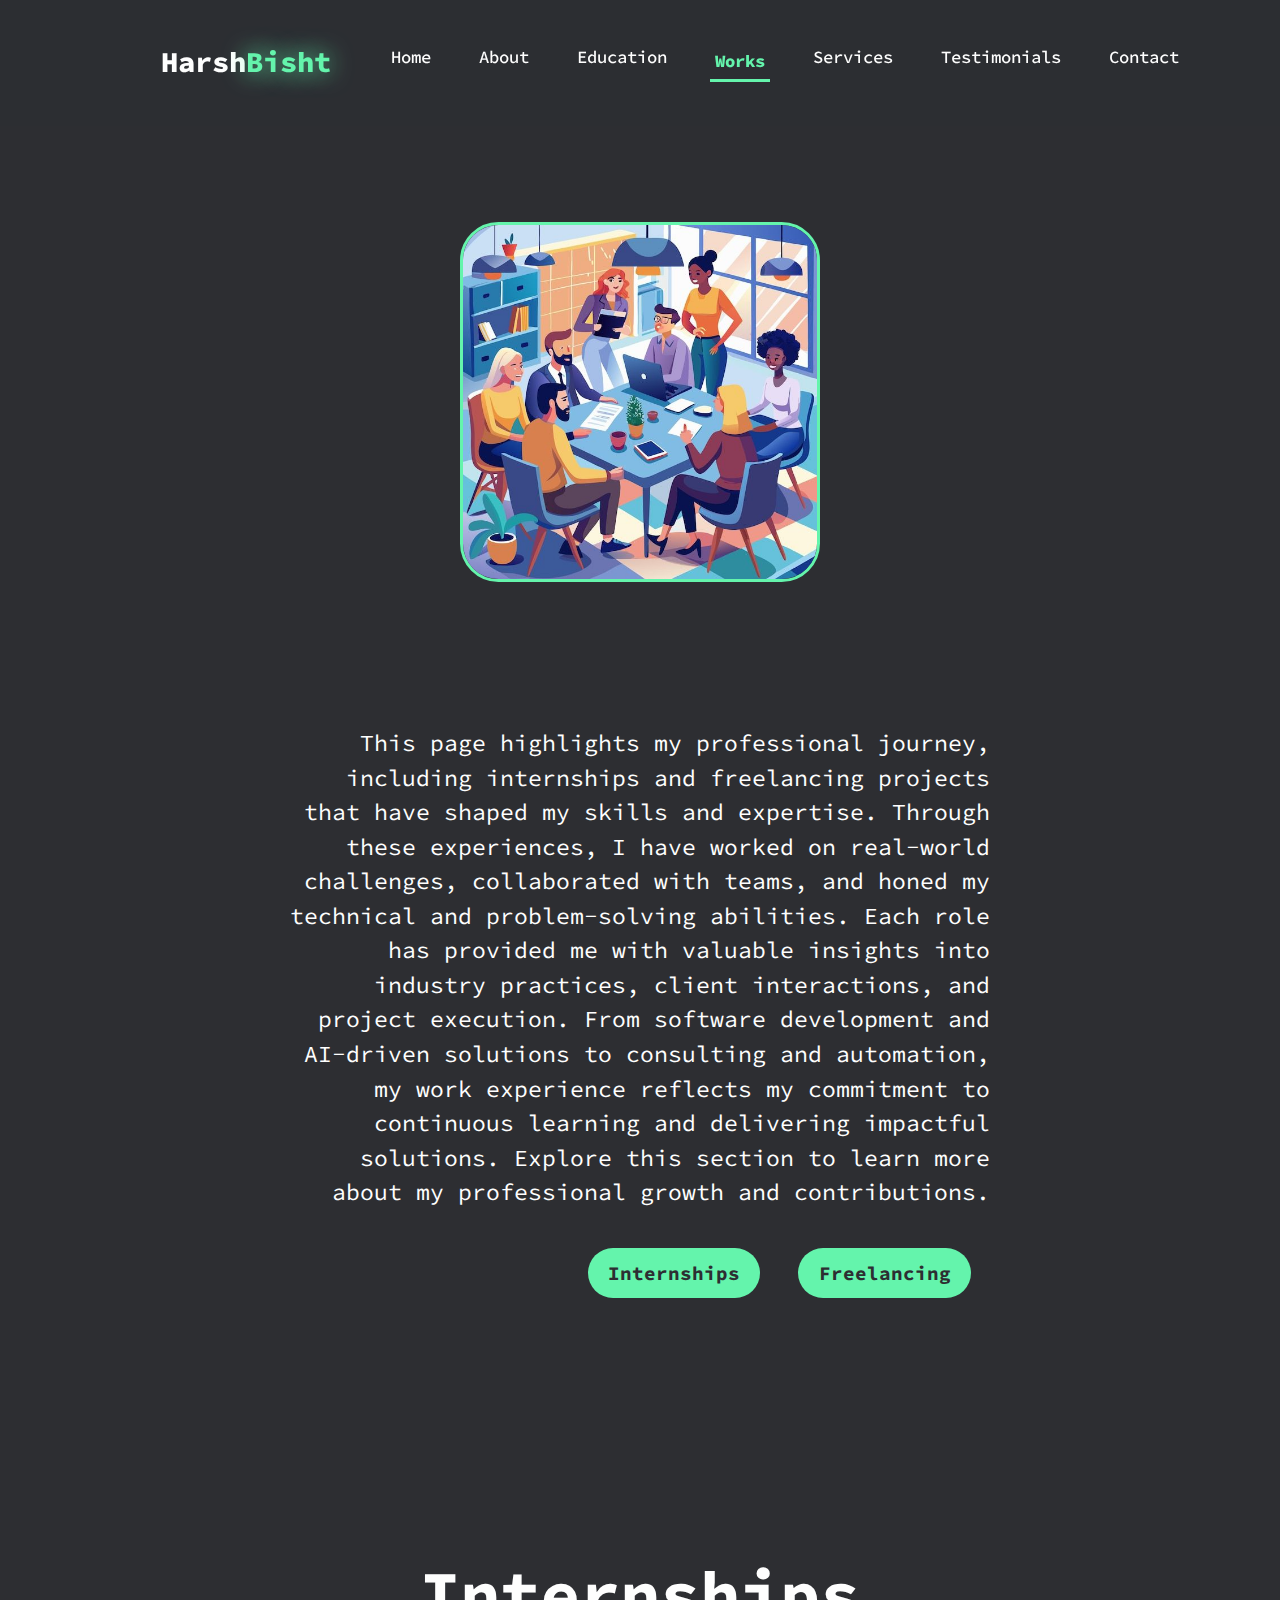
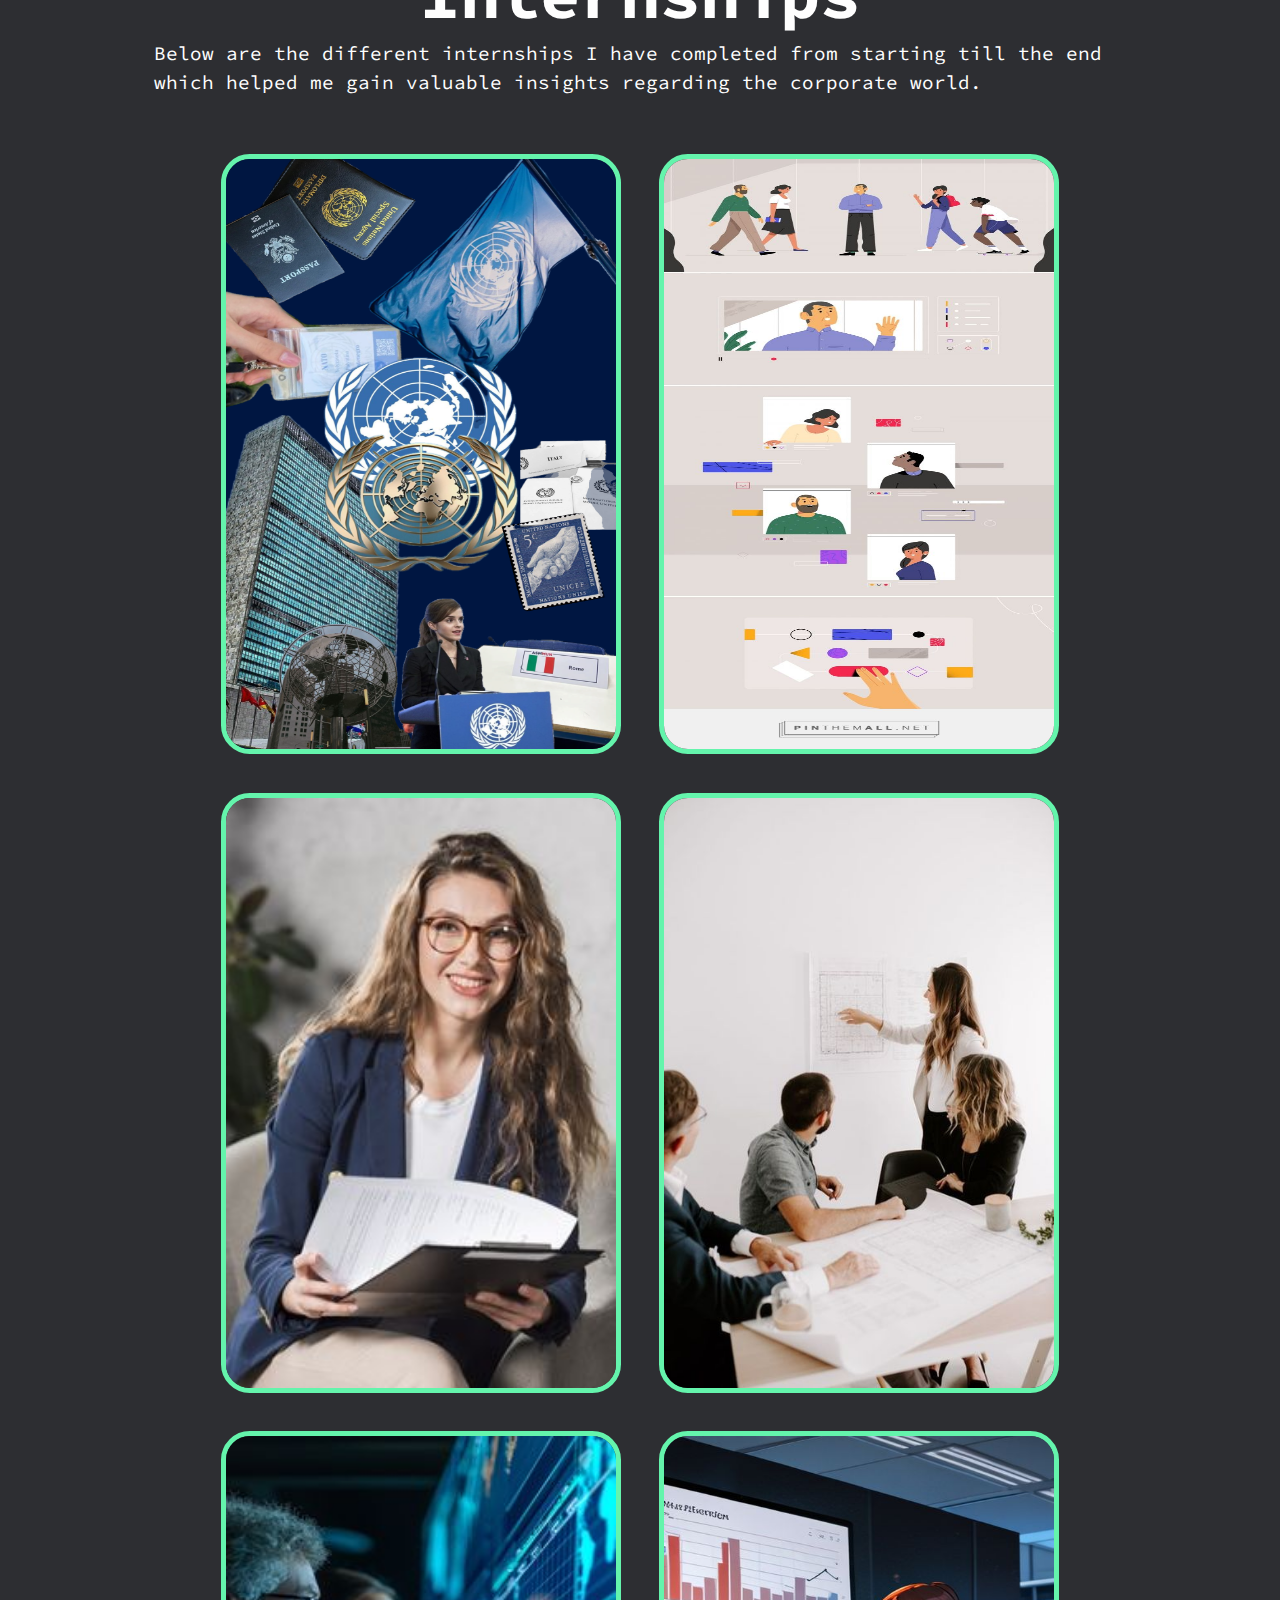
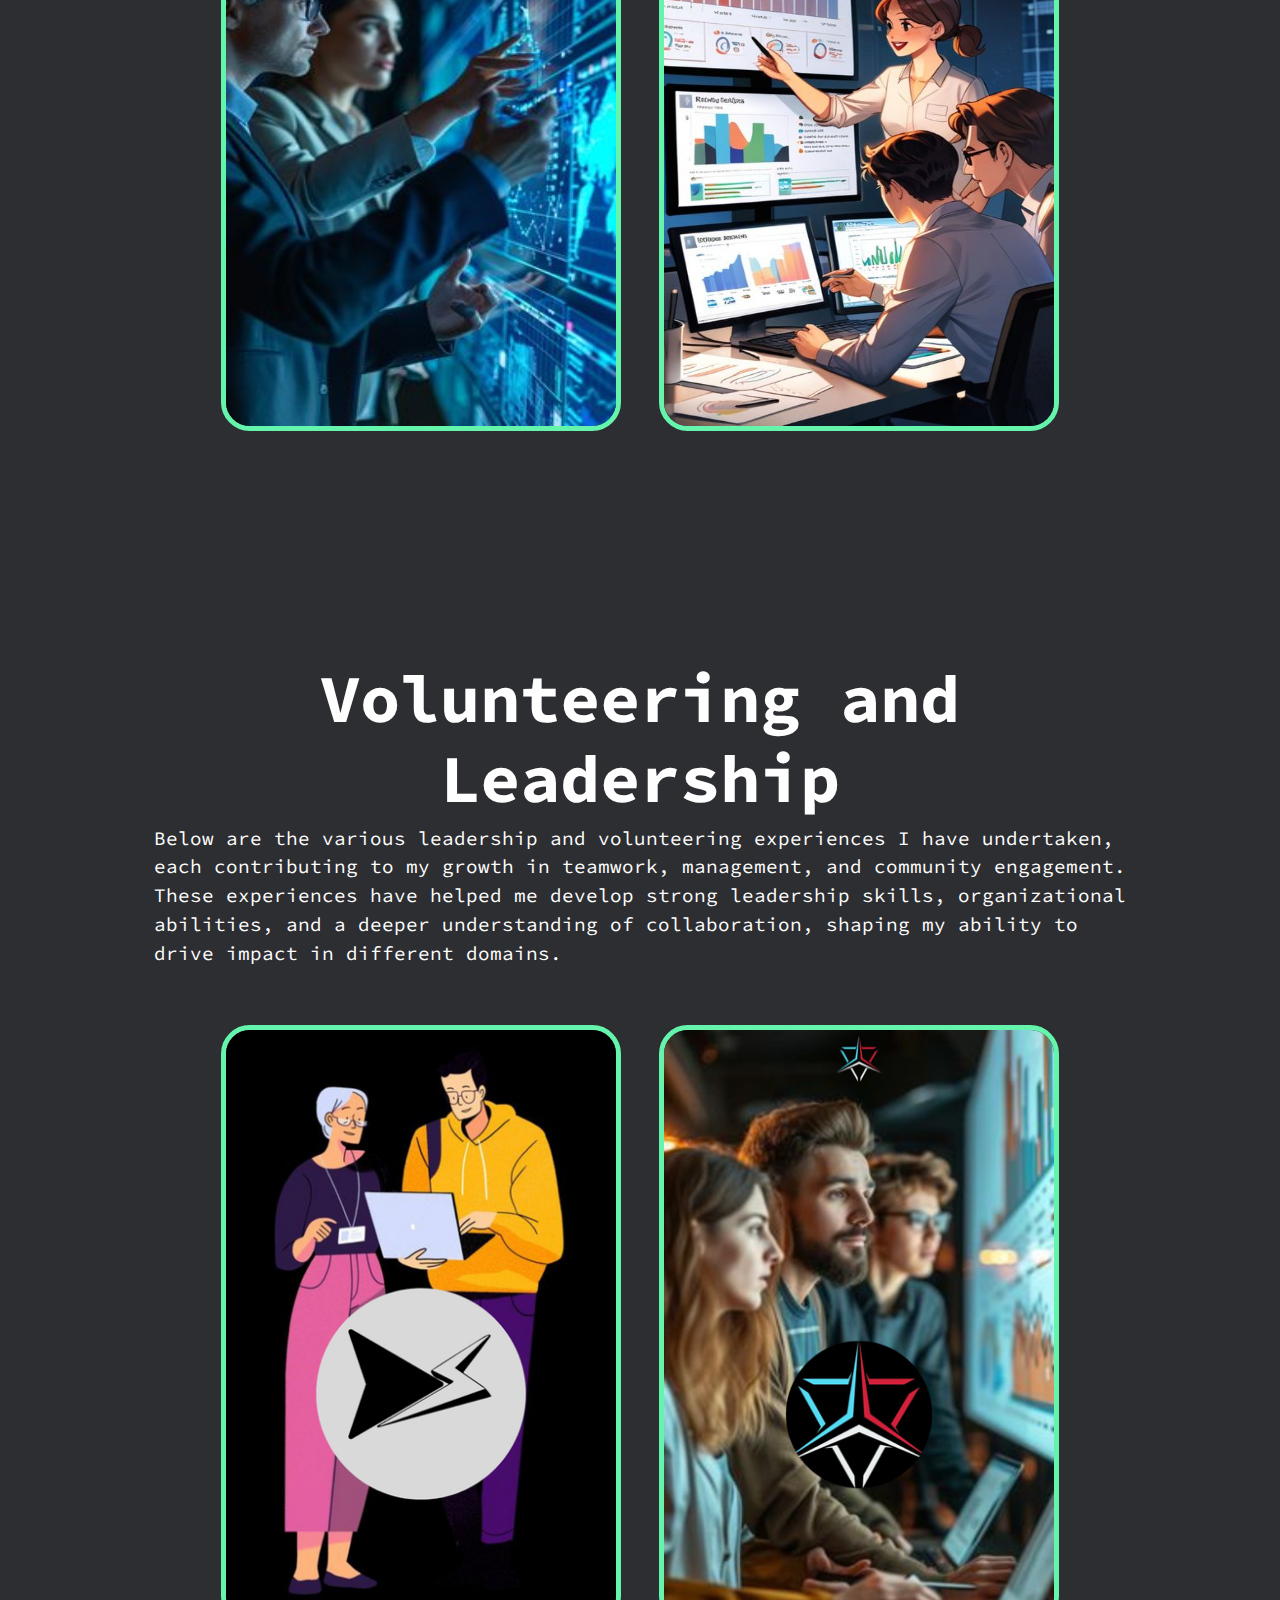
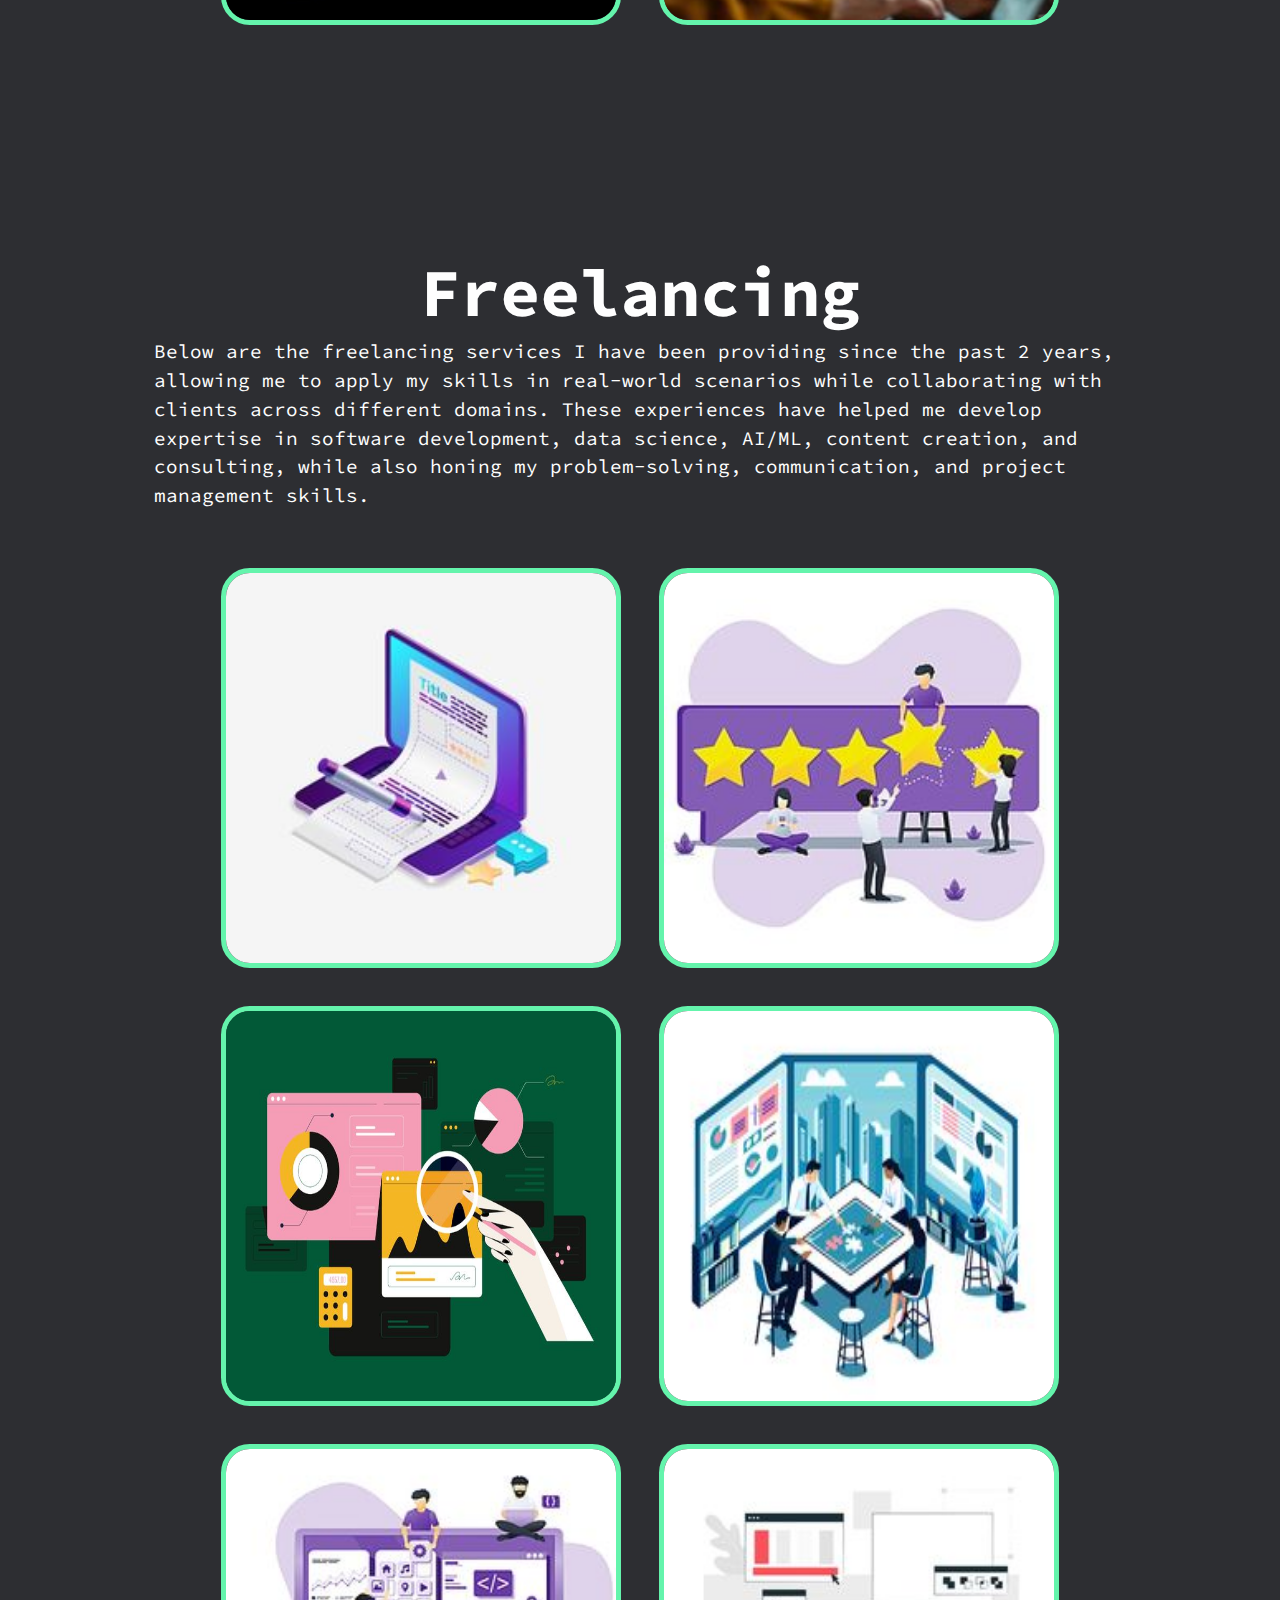
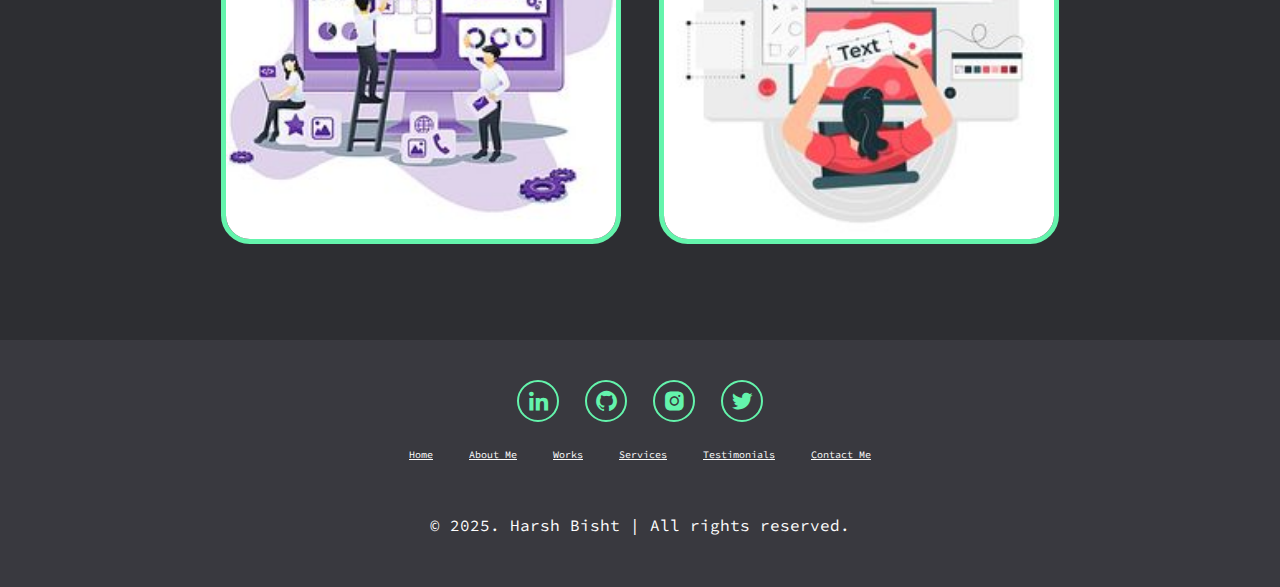
<file: internship.html>
<!DOCTYPE html>
<html lang="en">
<head>
    <meta charset="UTF-8">
    <meta name="viewport" content="width=device-width, initial-scale=1.0">
    <link rel="icon" type="image/xml+svg+png" href="assets/png/Hoodie-guy.png">
    <title>Internships - Hatsh Bisht</title>
    <link href="https://cdn.jsdelivr.net/npm/bootstrap@5.3.3/dist/css/bootstrap.min.css" rel="stylesheet" integrity="sha384-QWTKZyjpPEjISv5WaRU9OFeRpok6YctnYmDr5pNlyT2bRjXh0JMhjY6hW+ALEwIH" crossorigin="anonymous">
	<script src="https://cdn.jsdelivr.net/npm/bootstrap@5.3.3/dist/js/bootstrap.bundle.min.js" integrity="sha384-YvpcrYf0tY3lHB60NNkmXc5s9fDVZLESaAA55NDzOxhy9GkcIdslK1eN7N6jIeHz" crossorigin="anonymous"></script>
	<link href='https://unpkg.com/boxicons@2.1.4/css/boxicons.min.css' rel='stylesheet'>
	<link rel="stylesheet" href="programs/css/internship.css">
</head>
<body>
    <nav class="navbar navbar-expand-lg">
		<div class="container-fluid">
			<a href="" class="navbar-brand logo">Harsh<span>Bisht</span></a>
			<button class="navbar-toggler" type="button" data-bs-toggle="collapse" data-bs-target="#navbarNavAltMarkup" aria-controls="navbarNavAltMarkup" aria-expanded="false" aria-label="Toggle navigation">
				<span class="navbar-toggler-icon"></span>
			</button>
		</div>
		<div class="collapse navbar-collapse" id="navbarNavAltMarkup">
			<div class="navbar-nav">
				<a href="index.html" class="nav-link" aria-current="page">Home</a>
				<a href="index.html#about" class="nav-link">About</a>
				<a href="index.html#education" class="nav-link">Education</a>
				<a href="index.html#works" class="nav-link active">Works</a>
				<a href="index.html#services" class="nav-link">Services</a>
				<a href="index.html#testimonials" class="nav-link">Testimonials</a>
				<a href="index.html#contact" class="nav-link">Contact</a>
			</div>
		</div>	
	</nav>

    <section class="intro" id="intro">
        <div class="container-fluid">
            <div class="left">
                <p>This page highlights my professional journey, including internships and freelancing projects that have shaped my skills and expertise. Through these experiences, I have worked on real-world challenges, collaborated with teams, and honed my technical and problem-solving abilities. Each role has provided me with valuable insights into industry practices, client interactions, and project execution. From software development and AI-driven solutions to consulting and automation, my work experience reflects my commitment to continuous learning and delivering impactful solutions. Explore this section to learn more about my professional growth and contributions.</p>
                <div class="btn-container">
                    <a href="#viewInternships" class="btn">Internships</a>
                    <a href="#viewFreelance" class="btn">Freelancing</a>
                </div>
            </div>
            <div class="right">
                <img src="assets/png/internship.jpeg" alt="image">
            </div>
        </div>
    </section>

    <section class="viewInternships" id="viewInternships">
        <h2 class="heading">Internships</h2>
        <div class="intern-container">
            <p>Below are the different internships I have completed from starting till the end which helped me gain valuable insights regarding the corporate world.</p>
            <div class="container-fluid-1">
                <div class="intern-card">
                    <img src="assets/png/internships/imuna.png" alt="imuna" class="card-img">
                    <div class="card-body">
                        <h1 class="card-title">Campus Ambassador Intern</h1>
                        <h3 class="card-sub-title">IMUNA</h3>
                        <p class="card-info">Promoted MUN conferences, engaged students, and expanded outreach. Developed skills in communication, leadership, and event coordination, gaining insights into diplomacy and public relations.</p>
                    </div>
                </div>

                <div class="intern-card">
                    <img src="assets/png/internships/techlearn.jpg" alt="techlearn" class="card-img">
                    <div class="card-body">
                        <h1 class="card-title">Campus Ambassador Intern</h1>
                        <h3 class="card-sub-title">TechLearn.live</h3>
                        <p class="card-info">Promoted e-learning sessions and projects, engaging students in emerging technologies. Developed skills in marketing, outreach, and event promotion, contributing to TechLearn's vision of empowering students with problem-solving skills.</p>
                    </div>
                </div>

                <div class="intern-card">
                    <img src="assets/png/internships/solutiongraphs.jpg" alt="solutiongraphs" class="card-img">
                    <div class="card-body">
                        <h1 class="card-title">HR Intern</h1>
                        <h3 class="card-sub-title">SolutionGraphs</h3>
                        <p class="card-info">Managed recruitment, screening, and onboarding, gaining hands-on experience in team building and talent acquisition. Learned about in-demand corporate skills and workforce trends, enhancing my ability to align hiring with industry needs while contributing to a streamlined hiring process.</p>
                    </div>
                </div>

                <div class="intern-card">
                    <img src="assets/png/internships/younity.jpg" alt="younity" class="card-img">
                    <div class="card-body">
                        <h1 class="card-title">Business Development Intern</h1>
                        <h3 class="card-sub-title">Younity.in</h3>
                        <p class="card-info">Focused on driving sales growth and business development for an e-learning firm. Led my team to achieve 10-17% better results than expected weekly. Developed key skills in leadership, business strategy, management, and business analysis, enhancing my ability to create impactful, data-driven strategies.</p>
                    </div>
                </div>

                <div class="intern-card">
                    <img src="assets/png/internships/suvidha.jpg" alt="suvidha" class="card-img">
                    <div class="card-body">
                        <h1 class="card-title">Machine Learning Intern</h1>
                        <h3 class="card-sub-title">Suvidha Foundation</h3>
                        <p class="card-info">Improved Image Segmentation using Mask-RCNN, boosting accuracy by 12% and reducing processing time by 10%. Leveraged open-source tools for better accessibility and reliability. Led the ML mentorship program, guiding 10+ interns and optimizing techniques, increasing project efficiency by 25%.</p>
                    </div>
                </div>
                
                <div class="intern-card">
                    <img src="assets/png/internships/prepinsta.jpg" alt="prepinsta" class="card-img">
                    <div class="card-body">
                        <h1 class="card-title">Data Science Intern</h1>
                        <h3 class="card-sub-title">PrepInsta</h3>
                        <p class="card-info">Conducted customer feedback analysis, ensuring 100% feedback coverage and aligning reports with business objectives. Led data analysis and processing initiatives, utilizing AI/ML frameworks to predict trends and enhance customer retention by 30%.</p>
                    </div>
                </div>
            </div>
        </div>
    </section>

    <section class="volunteerLead" id="volunteerLead">
        <h2 class="heading">Volunteering and Leadership</h2>
        <div class="intern-container">
            <p>Below are the various leadership and volunteering experiences I have undertaken, each contributing to my growth in teamwork, management, and community engagement. These experiences have helped me develop strong leadership skills, organizational abilities, and a deeper understanding of collaboration, shaping my ability to drive impact in different domains.</p>
            <div class="container-fluid-1">
                <div class="intern-card">
                    <img src="assets/png/internships/ds.png" alt="dev-shastra" class="card-img">
                    <div class="card-body">
                        <h1 class="card-title">Co-Founder</h1>
                        <h3 class="card-sub-title">Dev Shastra</h3>
                        <p class="card-info">Co-founded Dev Shastra, a student technical community, where I developed leadership, team building, and event management skills. Led marketing initiatives and coordinated events, while also gaining hands-on experience in web development, data science, and machine learning, fostering both technical and management expertise.</p>
                    </div>
                </div>

                <div class="intern-card">
                    <img src="assets/png/internships/trinity.png" alt="trinity" class="card-img">
                    <div class="card-body">
                        <h1 class="card-title">Founder & Secretary</h1>
                        <h3 class="card-sub-title">Trinity</h3>
                        <p class="card-info">Focused on driving sales growth and business development for an e-learning firm. Led my team to achieve 10-17% better results than expected weekly. Developed key skills in leadership, business strategy, management, and business analysis, enhancing my ability to create impactful, data-driven strategies.</p>
                    </div>
                </div>
            </div>
        </div>
    </section>

    <section class="viewFreelance" id="viewFreelance">
        <h2 class="heading">Freelancing</h2>
        <div class="intern-container">
            <p>Below are the freelancing services I have been providing since the past 2 years, allowing me to apply my skills in real-world scenarios while collaborating with clients across different domains. These experiences have helped me develop expertise in software development, data science, AI/ML, content creation, and consulting, while also honing my problem-solving, communication, and project management skills.</p>
            <div class="container-fluid-1">
                <div class="freelance-card">
                    <img src="assets/png/internships/cw.jpg" alt="content" class="card-img">
                    <div class="card-body">
                        <h1 class="card-title">Content Writing</h1>
                        <p class="card-info">Crafted engaging, SEO-optimized content for various niches, enhancing brand presence and audience engagement. Completed 8 projects.</p>
                    </div>
                </div>

                <div class="freelance-card">
                    <img src="assets/png/internships/review.jpg" alt="review" class="card-img">
                    <div class="card-body">
                        <h1 class="card-title">Product Reviewing</h1>
                        <p class="card-info">Reviewed 5+ products and apps, providing detailed insights, usability analysis, and constructive feedback for improvement.</p>
                    </div>
                </div>

                <div class="freelance-card">
                    <img src="assets/png/internships/da.jpg" alt="da" class="card-img">
                    <div class="card-body">
                        <h1 class="card-title">Data Analytics</h1>
                        <p class="card-info">Completed 2 projects, generating visualizations, detailed reports, and interactive dashboards to drive data-driven business decisions.</p>
                    </div>
                </div>

                <div class="freelance-card">
                    <img src="assets/png/internships/ba.jpg" alt="ba" class="card-img">
                    <div class="card-body">
                        <h1 class="card-title">Business Consulting</h1>
                        <p class="card-info">Provided strategic guidance, process optimization, and data-driven insights to help businesses improve efficiency and market positioning.</p>
                    </div>
                </div>

                <div class="freelance-card">
                    <img src="assets/png/internships/wd.jpg" alt="web" class="card-img">
                    <div class="card-body">
                        <h1 class="card-title">Web Development</h1>
                        <p class="card-info">Designed and developed responsive, user-friendly websites, optimizing performance, functionality, and user experience for various businesses.</p>
                    </div>
                </div>

                <div class="freelance-card">
                    <img src="assets/png/internships/design.jpg" alt="design" class="card-img">
                    <div class="card-body">
                        <h1 class="card-title">UI/UX Designing</h1>
                        <p class="card-info">Created intuitive, user-centric designs and social-media posts, enhancing usability, accessibility, and engagement through research-driven interfaces and seamless experiences.</p>
                    </div>
                </div>
            </div>
        </div>
    </section>

    <footer class="footer">
		<div class="social">
			<a href="https://www.linkedin.com/in/programmingthegod/" target="_blank" rel="noopener"><i class='bx bxl-linkedin'></i></a>
			<a href="https://www.github.com/programmingthegod/" target="_blank" rel="noopener"><i class='bx bxl-github'></i></a>
			<a href="https://www.instagram.com/thesuperhitengineer/" target="_blank" rel="noopener"><i class='bx bxl-instagram-alt'></i></a>
			<a href="https://www.x.com/harshgods/" target="_blank" rel="noopener"><i class='bx bxl-twitter'></i></a>		
		</div>

		<ul class="list">
			<li>
				<a href="index.html">Home</a>
			</li>
			<li>
				<a href="index.html#about">About Me</a>
			</li>
            <li>
				<a href="index.html#works">Works</a>
			</li>
			<li>
				<a href="index.html#services">Services</a>
			</li>
			<li>
				<a href="index.html#testimonials">Testimonials</a>
			</li>
			<li>
				<a href="index.html#contact">Contact Me</a>
			</li>
		</ul>
		<p class="copyright">&copy; 2025. Harsh Bisht | All rights reserved.</p>
	</footer>
    
</body>
</html>
</file>
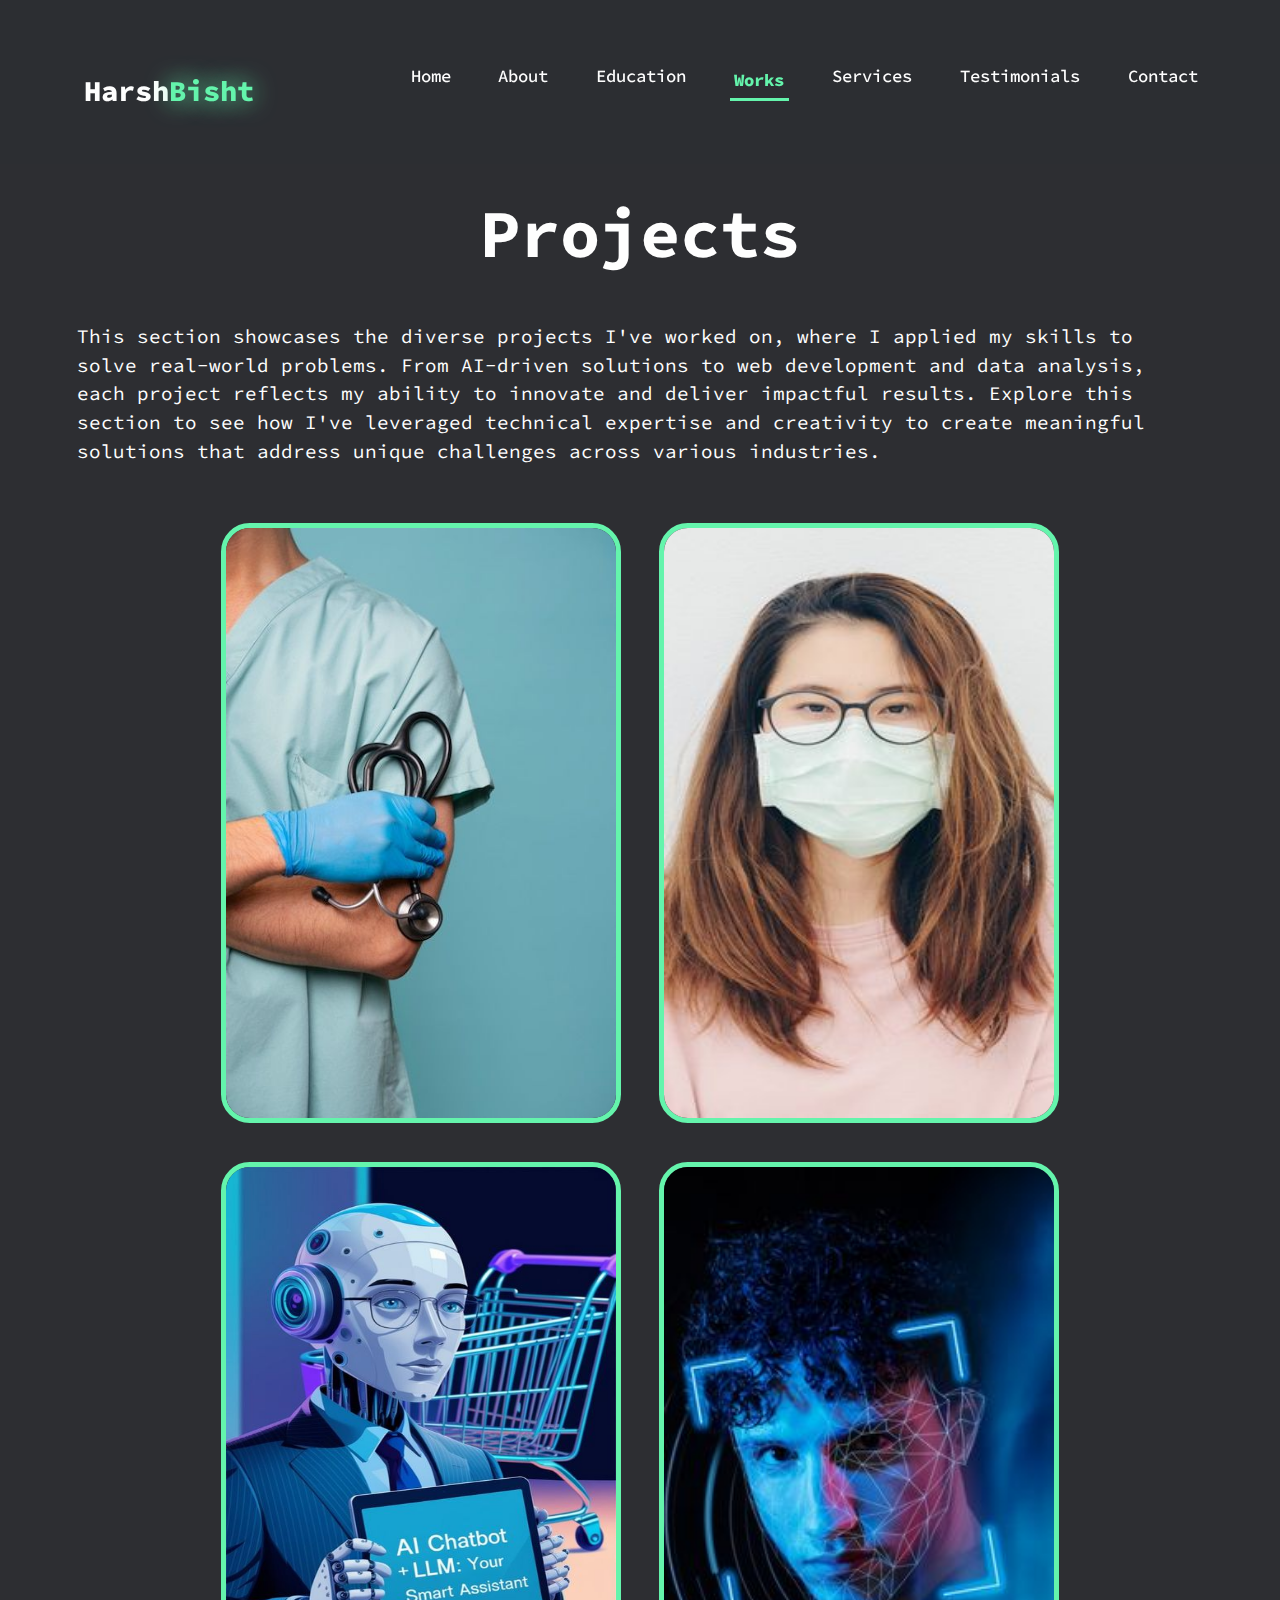
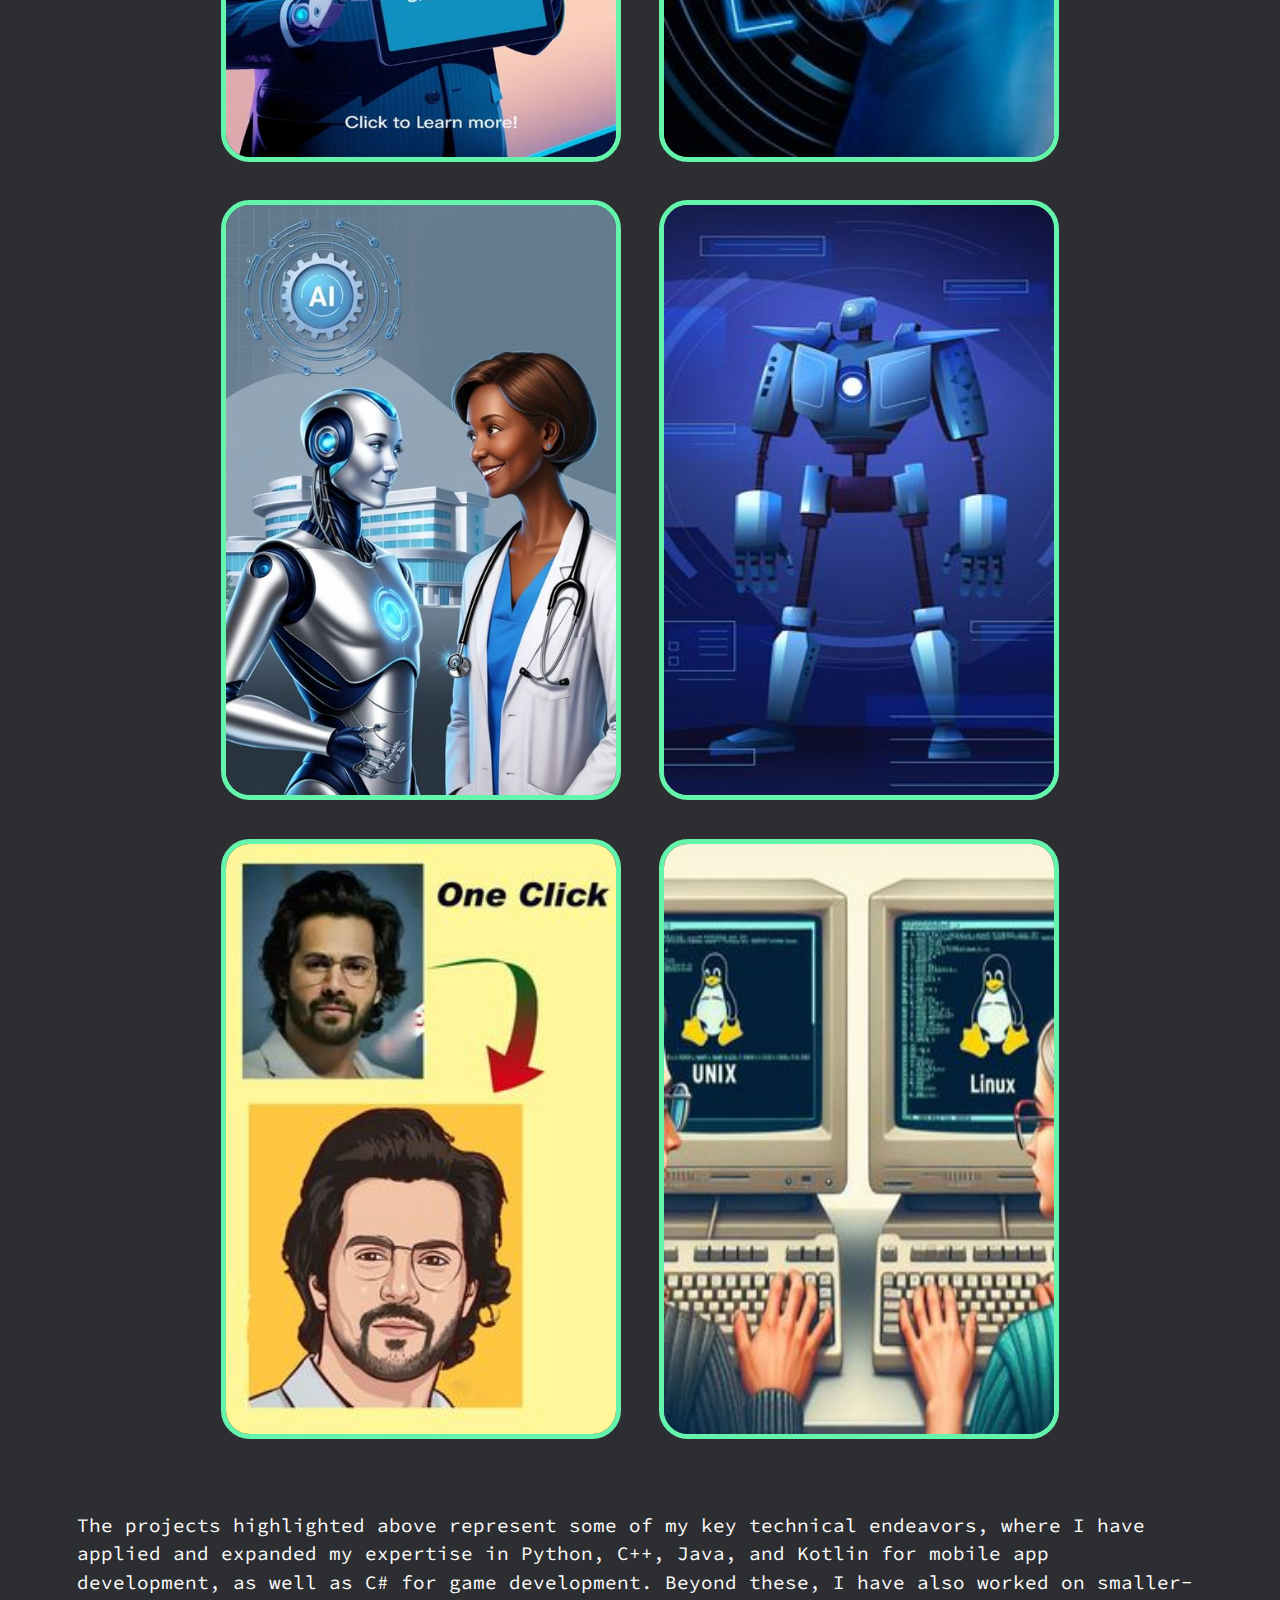
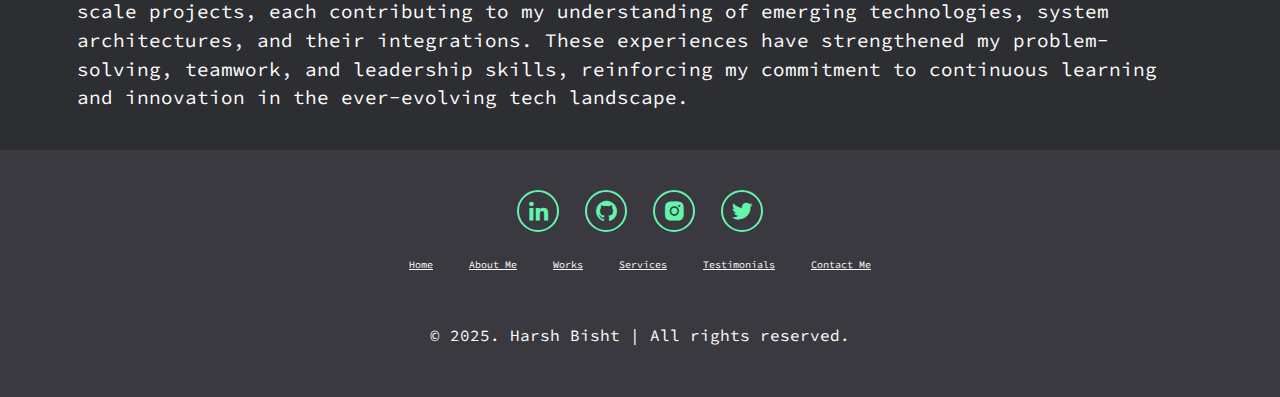
<file: projects.html>
<!DOCTYPE html>
<html lang="en">
<head>
    <meta charset="UTF-8">
    <meta name="viewport" content="width=device-width, initial-scale=1.0">
    <link rel="icon" type="image/xml+svg+png" href="assets/png/Hoodie-guy.png">
    <title>Projects - Harsh Bisht</title>
    <link href="https://cdn.jsdelivr.net/npm/bootstrap@5.3.3/dist/css/bootstrap.min.css" rel="stylesheet" integrity="sha384-QWTKZyjpPEjISv5WaRU9OFeRpok6YctnYmDr5pNlyT2bRjXh0JMhjY6hW+ALEwIH" crossorigin="anonymous">
	<script src="https://cdn.jsdelivr.net/npm/bootstrap@5.3.3/dist/js/bootstrap.bundle.min.js" integrity="sha384-YvpcrYf0tY3lHB60NNkmXc5s9fDVZLESaAA55NDzOxhy9GkcIdslK1eN7N6jIeHz" crossorigin="anonymous"></script>
	<link href='https://unpkg.com/boxicons@2.1.4/css/boxicons.min.css' rel='stylesheet'>
	<link rel="stylesheet" href="programs/css/project.css">
	<link rel="stylesheet" href="programs/css/style2.css">
</head>
<body>
    <nav class="navbar navbar-expand-lg">
		<div class="container-fluid">
			<a href="" class="navbar-brand logo">Harsh<span>Bisht</span></a>
			<button class="navbar-toggler" type="button" data-bs-toggle="collapse" data-bs-target="#navbarNavAltMarkup" aria-controls="navbarNavAltMarkup" aria-expanded="false" aria-label="Toggle navigation">
				<span class="navbar-toggler-icon"></span>
			</button>
		</div>
		<div class="collapse navbar-collapse" id="navbarNavAltMarkup">
			<div class="navbar-nav">
				<a href="index.html" class="nav-link" aria-current="page">Home</a>
				<a href="index.html#about" class="nav-link">About</a>
				<a href="index.html#education" class="nav-link">Education</a>
				<a href="index.html#works" class="nav-link active">Works</a>
				<a href="index.html#services" class="nav-link">Services</a>
				<a href="index.html#testimonials" class="nav-link">Testimonials</a>
				<a href="index.html#contact" class="nav-link">Contact</a>
			</div>
		</div>	
	</nav>

	<section class="viewProjects" id="viewProjects">
		<h2 class="heading">Projects</h2>
		<br>
		<div class="container">
			<p>This section showcases the diverse projects I've worked on, where I applied my skills to solve real-world problems. From AI-driven solutions to web development and data analysis, each project reflects my ability to innovate and deliver impactful results. Explore this section to see how I've leveraged technical expertise and creativity to create meaningful solutions that address unique challenges across various industries.</p>
			<div class="container-fluid">
				<div class="project-card">
                    <img src="assets/png/projects/medzi.jpg" alt="medzi" class="card-img">
                    <div class="card-body">
                        <h1 class="card-title">Medzi</h1>
                        <h3 class="card-sub-title">Hospital Locator Website</h3>
                        <p class="card-info">Built a real-time hospital locator using React.js, Node.js, Firebase, HTML, CSS, and Google Maps API. Enhanced search efficiency by 30% and reduced response times by 25%. This project required skills in front-end development, back-end integration, API usage, and user experience optimization to improve access to emergency medical facilities.</p>
						<a href="https://github.com/Harshal141/PBL_Medzi" class="card-link btn btn-primary" target="_blank" rel="noopener">Github</a>
                    </div>
                </div>

				<div class="project-card">
                    <img src="assets/png/projects/fmd.jpg" alt="mask" class="card-img">
                    <div class="card-body">
                        <h1 class="card-title">Face Mask Detection</h1>
                        <h3 class="card-sub-title">Convolutional Neural Network</h3>
                        <p class="card-info">Created a real-time mask detection system using Python, TensorFlow, CNN, Keras, OpenCV, and Kaggle. Achieved 99% accuracy, deployed in public locations to enhance health safety and enforce mask mandates, showcasing skills in machine learning and computer vision.</p>
						<a href="https://www.kaggle.com/code/harshgods/face-mask-detection" class="card-link btn btn-primary" target="_blank" rel="noopener">Kaggle</a>
                    </div>
                </div>

				<div class="project-card">
                    <img src="assets/png/projects/chatbot.jpg" alt="chatbot" class="card-img">
                    <div class="card-body">
                        <h1 class="card-title">MIRA</h1>
                        <h3 class="card-sub-title">Personal Assistant AI Chatbot</h3>
                        <p class="card-info">Developed a real-time LLM chatbot integrating Speech Recognition, Text-to-Speech, Web Scraping, and OpenAI API, improving response accuracy by 40%. Implementing LSTMs to boost user engagement by 35%. Currently under development, with plans to reduce response time by 54% and enhance accuracy by 12% using extensive web scraping. Not yet open-source.</p>
                    </div>
                </div>

				<div class="project-card">
                    <img src="assets/png/projects/agepred.jpg" alt="agepred" class="card-img">
                    <div class="card-body">
                        <h1 class="card-title">Gender and Age Prediction</h1>
                        <h3 class="card-sub-title">Convolutional Neural Network</h3>
                        <p class="card-info">Developed CNN model using TensorFlow, trained on 12,000+ images, achieving 99% training accuracy and 90% validation accuracy. This project showcases expertise in deep learning, image classification, and CNN model optimization for high-accuracy predictions.</p>
						<a href="https://www.kaggle.com/code/harshgods/gender-and-age-prediction-using-cnn" class="card-link btn btn-primary" target="_blank" rel="noopener">Kaggle</a>
                    </div>
                </div>

				<div class="project-card">
                    <img src="assets/png/projects/cancer.jpg" alt="breastcancer" class="card-img">
                    <div class="card-body">
                        <h1 class="card-title">Breast Cancer Detection</h1>
                        <h3 class="card-sub-title">Machine Learning</h3>
                        <p class="card-info">Built a Random Forest model for breast cancer detection, achieving 98% training accuracy and 95.9% validation accuracy. Applied machine learning for predictive analytics in healthcare, demonstrating expertise in model training and evaluation.</p>
						<a href="https://www.kaggle.com/code/harshgods/breast-cancer-detection-using-randomforest" class="card-link btn btn-primary" target="_blank" rel="noopener">Kaggle</a>
                    </div>
                </div>

				<div class="project-card">
                    <img src="assets/png/projects/finegpt.jpg" alt="finegpt" class="card-img">
                    <div class="card-body">
                        <h1 class="card-title">FineGPT</h1>
                        <h3 class="card-sub-title">Generative AI</h3>
                        <p class="card-info">Fine-tuned ChatGPT-2.0 for basic chatting queries, enhancing response relevance and coherence. Built to explore LLMs, improving text generation and dialogue handling. This project deepened my understanding of fine-tuning techniques, and I plan to expand it further with better datasets and improved contextual awareness. The link is the for the structure of code. Not made it open-source yet.</p>
						<a href="https://github.com/programmingthegod/ChatAnswerGenerator" class="card-link btn btn-primary" target="_blank" rel="noopener">Github</a>
                    </div>
                </div>

				<div class="project-card">
                    <img src="assets/png/projects/i2s.jpg" alt="i2s" class="card-img">
                    <div class="card-body">
                        <h1 class="card-title">Image to Sketch</h1>
                        <h3 class="card-sub-title">Image Processing and GUI</h3>
                        <p class="card-info">Developed a GUI-based application using Python, OpenCV, and Tkinter to convert images into pencil sketches. This project enhanced my skills in image processing, edge detection, and GUI development. Built as a learning experience, it lays the foundation for future improvements in real-time filters and AI-powered enhancements.</p>
						<a href="https://github.com/programmingthegod/Image-to-Sketch" class="card-link btn btn-primary" target="_blank" rel="noopener">Github</a>
                    </div>
                </div>

				<div class="project-card">
                    <img src="assets/png/projects/vedas.jpg" alt="vedas" class="card-img">
                    <div class="card-body">
                        <h1 class="card-title">Vedas</h1>
                        <h3 class="card-sub-title">Operating Systems</h3>
                        <p class="card-info">Forked a Linux open-source project to explore operating system architecture and core functionalities. Developed a basic OS structure with Linux-like commands, process management, and file handling. This project deepened my understanding of kernels, system calls, and memory management, laying the groundwork for future enhancements in OS customization and optimization.</p>
						<a href="https://github.com/programmingthegod/vedas" class="card-link btn btn-primary" target="_blank" rel="noopener">Github</a>
                    </div>
                </div>
			</div>
			<br>
			<p>The projects highlighted above represent some of my key technical endeavors, where I have applied and expanded my expertise in Python, C++, Java, and Kotlin for mobile app development, as well as C# for game development. Beyond these, I have also worked on smaller-scale projects, each contributing to my understanding of emerging technologies, system architectures, and their integrations. These experiences have strengthened my problem-solving, teamwork, and leadership skills, reinforcing my commitment to continuous learning and innovation in the ever-evolving tech landscape.</p>
		</div>
	</section>

	<footer class="footer">
		<div class="social">
			<a href="https://www.linkedin.com/in/programmingthegod/" target="_blank" rel="noopener"><i class='bx bxl-linkedin'></i></a>
			<a href="https://www.github.com/programmingthegod/" target="_blank" rel="noopener"><i class='bx bxl-github'></i></a>
			<a href="https://www.instagram.com/thesuperhitengineer/" target="_blank" rel="noopener"><i class='bx bxl-instagram-alt'></i></a>
			<a href="https://www.x.com/harshgods/" target="_blank" rel="noopener"><i class='bx bxl-twitter'></i></a>		
		</div>

		<ul class="list">
			<li>
				<a href="index.html">Home</a>
			</li>
			<li>
				<a href="index.html#about">About Me</a>
			</li>
			<li>
				<a href="index.html#works">Works</a>
			</li>
			<li>
				<a href="index.html#services">Services</a>
			</li>
			<li>
				<a href="index.html#testimonials">Testimonials</a>
			</li>
			<li>
				<a href="index.html#contact">Contact Me</a>
			</li>
		</ul>
		<p class="copyright">&copy; 2025. Harsh Bisht | All rights reserved.</p>
	</footer>
    
</body>
</html>
</file>
<file: programs/css/internship.css>
@import url("https://fonts.googleapis.com/css2?family=Raleway:wght@100;200;300;400;500;600;700;800;900&family=Source+Code+Pro:wght@200;300;400;500;600;700;800;900&display=swap");

* {
	margin: 0;
	padding: 0;
	box-sizing: border-box;
	text-decoration: none;
	border: none;
	outline: none;
	scroll-behavior: smooth;
	font-family: "Raleway", sans-serif;
	font-family: "Source Code Pro", monospace;
}

:root {
	--bg-color: #2d2e32;
	--second-bg-color: #2d2e32;
	--text-color: #fefefe;
	--main-color: #64f4ac;
	--second-text-color: #000000;
}

html {
	font-size: 60%;
	overflow-x: hidden;
}

body {
	background: var(--bg-color);
	color: var(--text-color);
}

.navbar {
	position: sticky;
	top: 0;
	left: 0;
	width: 100%;
	padding: 4rem 12% 4rem;
	background: #2d2e3273;
	-webkit-backdrop-filter: blur(10px);
	backdrop-filter: blur(10px);
	display: flex;
	justify-content: space-between;
	align-items: center;
	z-index: 5;
}

.logo {
	font-size: 3rem;
	color: var(--text-color);
	font-weight: 800;
	cursor: pointer;
	transition: 0.3s ease;
}

.logo:hover {
	transform: scale(1.1);
	color: var(--text-color);
}

.logo span {
    color: var(--main-color) !important;
	text-shadow: 0 0 25px var(--main-color);
}

.navbar-toggler{
	background-color: var(--text-color) !important;
	border: 4px solid var(--main-color) !important;
}

.navbar-nav{
	display: flex;
	justify-content: right;
	align-items: center;
	text-align: center;
}

.navbar-nav a {
	font-size: 1.8rem;
	color: var(--text-color);
	margin-left: 4rem;
	font-weight: 500;
	transition: 0.3s ease;
	border-bottom: 10px solid transparent;
}

.navbar-nav a:hover{
	color: var(--main-color);
	border-bottom: 3px solid var(--main-color);
}

.navbar-nav a.active {
	color: var(--main-color) !important;
	font-weight: 800;
	border-bottom: 3px solid var(--main-color);
}

section {
	min-height: 100vh;
	padding: 10rem 12% 10rem;
}

.container-fluid{
	display: flex;
	flex-wrap: wrap-reverse;
	flex-direction: row;
	justify-content: center;
	align-items: center;
	gap: 15rem;
}

.left{
	width: 700px;
}

.left p{
	font-size: 2.4rem;
	text-align: right;
}

.btn-container{
	display: flex;
	flex-direction: row;
	position: relative;
	padding: 1rem 2rem;
	justify-content: right;
	align-items: center;
	margin-top: 3rem;
	gap: 4rem;
}

.btn{
	background-color: var(--main-color);
	color: var(--bg-color);
	border-radius: 4rem;
	padding: 1rem 2rem;
	text-align: center;
	font-size: 2rem;
	font-weight: 700;
}

.btn:hover{
	box-shadow: 0 0 25px var(--main-color), 0 0 50px var(--main-color);
	background-color: var(--main-color);
	color: var(--bg-color);
	font-weight: 800;
}

.right img{
	border-radius: 4rem;
	height: 40vh;
	border: 3px solid var(--main-color);
}

@media(max-width: 720px){
	.right img{
		width: 60vw;
		height: 60vw;
	}

	.left p{
		font-size: 2rem;
	}
}

.right img:hover{
	box-shadow: 0 0 25px var(--main-color), 0 0 50px var(--main-color);
	transition: 0.3s ease-in-out;
}

.viewInternships{
	margin-top: 2rem;
	display: flex;
	justify-content: center;
	flex-direction: column;
}

.heading{
	margin-top: 3.6rem;
	font-size: 7rem;
	text-align: center;
	font-weight: 700;
}

.intern-container{
	position: relative;
	display: flex;
	justify-content: center;
	align-items: center;
	flex-direction: column;
}

.intern-container p{
	font-size: 2rem;
}

.container-fluid-1{
	position: relative;
	display: flex;
	flex-direction: row;
	flex-wrap: wrap;
	justify-content: center;
	align-items: center;
	gap: 4rem;
	margin-top: 5rem;
}

.intern-card{
    width: 400px;
    height: 600px;
    border-radius: 3rem;
    overflow: hidden;
    border: 5px solid var(--main-color);
    position: relative;
}

.freelance-card{
    width: 400px;
    height: 400px;
    border-radius: 3rem;
    overflow: hidden;
    border: 5px solid var(--main-color);
    position: relative;
}

.card-img{
    width: 100%;
    height: 100%;
    right: -60%;
}

.card-body{
    width: 100%;
    height: 100%;
    top: 0;
    right: -100%;
    position: absolute;
    background: #64f4ac88;
    -webkit-backdrop-filter: blur(10px);
    backdrop-filter: blur(10px);
    padding: 30px;
    display: flex;
    flex-direction: column;
    justify-content: center;
    transition: 0.6s;
}

.intern-card:hover{
    transform: translateY(-10px)scale(1.02);
    box-shadow: 0 0 25px var(--main-color), 0 0 50px var(--main-color), 0 0 100px var(--main-color);
    transition: 0.3s ease-in-out;
}

.intern-card:hover .card-body{
    transform: scale(1.02);
    right: 0;
}

.freelance-card:hover{
    transform: translateY(-10px)scale(1.02);
    box-shadow: 0 0 25px var(--main-color), 0 0 50px var(--main-color), 0 0 100px var(--main-color);
    transition: 0.3s ease-in-out;
}

.freelance-card:hover .card-body{
    transform: scale(1.02);
    right: 0;
}

@media (hover: none) {
    .container-fluid .intern-card:hover {
        transform: none; /* Disable hover effect on touch devices */
    }

	.container-fluid .freelance-card:hover {
        transform: none; /* Disable hover effect on touch devices */
    }

    .card:active {
        transform: translateY(-10px)scale(1.02); /* Enable tap animation instead */
        box-shadow: 0 0 25px var(--main-color), 0 0 50px var(--main-color), 0 0 100px var(--main-color);
        transition: 0.3s ease-in-out;
    }

    .card:active .card-body{
        transform: scale(1.01);
        right: 0;
    }
}

.card-title{
    text-transform: uppercase;
    font-size: 5rem;
    font-weight: 800;
	color: var(--bg-color);
}

.card-info{
    font-size: 1.8rem;
    line-height: 1.2;
    margin: 20px 0;
    font-weight: 400;
	color: var(--second-text-color);
}

.footer{
    position: relative;
    bottom: 0;
    width: 100%;
    padding: 40px 0;
    background-color: #39393f;
}

.footer .social{
    text-align: center;
    padding-bottom: 25px;
    color: var(--main-color);
}

.footer .social a{
    font-size: 25px;
    color: var(--main-color);
    border: 2px solid var(--main-color);
    width: 42px;
    height: 42px;
    line-height: 42px;
    display: inline-block;
    text-align: center;
    border-radius: 50%;
    margin: 0 10px;
    transition: 0.3s ease-in-out;
}

.footer .social a:hover{
    transform: scale(1.2)translateY(-10px);
    background-color: var(--main-color);
    color: var(--bg-color);
    box-shadow: 0 0 25px var(--main-color);
}

.footer ul{
    margin-top: 0;
    padding: 0;
    font-size: 10px;
    line-height: 1.6;
    margin-bottom: 0;
    text-align: center;
}

.footer ul li a{
    color: var(--text-color);
    border-bottom: 3px solid transparent;
    transition: 0.3s ease-in-out;
}

.footer ul li a:hover{
    border-bottom: 3px solid var(--main-color);
}

.footer ul li{
    display: inline-block;
    padding: 0 15px;
}

.footer .copyright{
    margin-top: 50px;
    text-align: center;
    font-size: 16px;
    color: var(--text-color);
}

@media(max-width:640px){
	.logo{
		font-size: 1.8rem;
	}

	.heading{
		font-size: 4rem;
		font-weight: 700;
	}

	.right{ margin-top: -4rem;}

	.left p{
		margin-top: -10rem;
		font-size: 1.4rem;
		margin-right: 1rem;
	}

	section{
		margin-top: -2rem;
	}

	.btn{font-size: 1.4rem;}

	.intern-container p{font-size: 1.4rem;}

	.intern-card{
		width: 300px;
		height: 500px;
	}

	.freelance-card{
		height: 300px;
		width: 300px;
	}

	.card-title{font-size: 3rem;}

	.card-info{font-size: 1.4rem;}
}
</file>
<file: programs/css/project.css>
@import url("https://fonts.googleapis.com/css2?family=Raleway:wght@100;200;300;400;500;600;700;800;900&family=Source+Code+Pro:wght@200;300;400;500;600;700;800;900&display=swap");

* {
	margin: 0;
	padding: 0;
	box-sizing: border-box;
	text-decoration: none;
	border: none;
	outline: none;
	scroll-behavior: smooth;
	font-family: "Raleway", sans-serif;
	font-family: "Source Code Pro", monospace;
}

:root {
	--bg-color: #2d2e32;
	--second-bg-color: #2d2e32;
	--text-color: #fefefe;
	--main-color: #64f4ac;
	--second-text-color: #000000;
}

html {
	font-size: 60%;
	overflow-x: hidden;
}

body {
	background: var(--bg-color);
	color: var(--text-color);
}

.navbar {
	position: sticky;
	top: 0;
	left: 0;
	width: 100%;
	padding: 2rem 6% 2rem;
	background: #2d2e3273;
	-webkit-backdrop-filter: blur(10px);
	backdrop-filter: blur(10px);
	display: flex;
	justify-content: space-between;
	align-items: center;
	z-index: 5;
}

.logo {
	font-size: 3rem;
	color: var(--text-color);
	font-weight: 800;
	cursor: pointer;
	transition: 0.3s ease;
}

.logo:hover {
	transform: scale(1.1);
	color: var(--text-color);
}

.logo span {
    color: var(--main-color) !important;
	text-shadow: 0 0 25px var(--main-color);
}

.navbar-toggler{
	background-color: var(--text-color) !important;
	border: 4px solid var(--main-color) !important;
}

.navbar-nav{
	display: flex;
	justify-content: right;
	align-items: center;
	text-align: center;
}

.navbar-nav a {
	font-size: 1.8rem;
	color: var(--text-color);
	margin-left: 4rem;
	font-weight: 500;
	transition: 0.3s ease;
	border-bottom: 10px solid transparent;
}

.navbar-nav a:hover{
	color: var(--main-color);
	border-bottom: 3px solid var(--main-color);
}

.navbar-nav a.active {
	color: var(--main-color) !important;
	font-weight: 800;
	border-bottom: 3px solid var(--main-color);
}

section {
	min-height: 100vh;
	padding: 3rem 5% 3rem;
}

.heading{
	font-size: 7rem;
	text-align: center;
	font-weight: 700;
}

.container{
	width: 100%;
	height: 100%;
	display: flex;
	flex-direction: column;
}

.container p{
	margin-top: 3rem;
	font-size: 2rem;
}

.container-fluid{
	position: relative;
	display: flex;
	flex-direction: row;
	flex-wrap: wrap;
	justify-content: center;
	align-items: center;
	gap: 4rem;
	margin-top: 5rem;
	margin-bottom: 3rem;
}

.project-card{
    width: 400px;
    height: 600px;
    border-radius: 3rem;
    overflow: hidden;
    border: 5px solid var(--main-color);
    position: relative;
}

.card-img{
    width: 100%;
    height: 100%;
    right: -60%;
}

.card-body{
    width: 100%;
    height: 100%;
    top: 0;
    right: -100%;
    position: absolute;
    background: #64f4ac88;
    -webkit-backdrop-filter: blur(10px);
    backdrop-filter: blur(10px);
    padding: 30px;
    display: flex;
    flex-direction: column;
    justify-content: center;
    transition: 0.6s;
}

.project-card:hover{
    transform: translateY(-10px)scale(1.02);
    box-shadow: 0 0 25px var(--main-color), 0 0 50px var(--main-color), 0 0 100px var(--main-color);
    transition: 0.3s ease-in-out;
}

.project-card:hover .card-body{
    transform: scale(1.02);
    right: 0;
}

@media (hover: none) {
    .container-fluid .project-card:hover {
        transform: none; /* Disable hover effect on touch devices */
    }

    .card:active {
        transform: translateY(-10px)scale(1.02); /* Enable tap animation instead */
        box-shadow: 0 0 25px var(--main-color), 0 0 50px var(--main-color), 0 0 100px var(--main-color);
        transition: 0.3s ease-in-out;
    }

    .card:active .card-body{
        transform: scale(1.01);
        right: 0;
    }
}

.card-title{
    text-transform: uppercase;
    font-size: 5rem;
    font-weight: 800;
	color: var(--bg-color);
}

.card-info{
    font-size: 1.8rem;
    line-height: 1.2;
    margin: 20px 0;
    font-weight: 400;
	color: var(--second-text-color);
}

.card-link{
	font-size: 2rem;
	text-decoration: none;
	border: none;
}

@media(max-width:640px){
	.logo{
		font-size: 1.8rem;
	}

	.heading{
		font-size: 4rem;
		font-weight: 700;
	}

	.container p{
		font-size: 1.4rem;
	}

	section{
		margin-top: -2rem;
	}

	.btn{font-size: 1.4rem;}
	.card-title{font-size: 3rem;}

	.card-info{font-size: 1.4rem;}
}
</file>
<file: programs/css/style2.css>
@import url("https://fonts.googleapis.com/css2?family=Raleway:wght@100;200;300;400;500;600;700;800;900&family=Source+Code+Pro:wght@200;300;400;500;600;700;800;900&display=swap");

* {
	margin: 0;
	padding: 0;
	box-sizing: border-box;
	text-decoration: none;
	border: none;
	outline: none;
	scroll-behavior: smooth;
	font-family: "Raleway", sans-serif;
	font-family: "Source Code Pro", monospace;
}

:root {
	--bg-color: #2d2e32;
	--second-bg-color: #2d2e32;
	--text-color: #fefefe;
	--main-color: #64f4ac;
}

.btn {
    margin-top: 10px;
    padding: 10px 20px;
    background-color: var(--main-color);
    color: var(--bg-color);
    text-decoration: none;
    border-radius: 3rem;
    transition: background-color 0.3s ease;
}

.btn:hover {
    transform: scale(1.02);
    font-weight: 600;
}

.services {
    background: var(--bg-color);
    color: var(--second-bg-color);
}

.services h2{
    margin-bottom: 5rem;
    color: var(--text-color);
}

.services-container{
    display: grid;
    grid-template-columns: repeat(2, 1fr);
    align-items: center;
    gap: 2.5rem;
}

.service-box{
    background-color: var(--main-color);
    min-height: 300px;
    border-radius: 3rem;
    border: 5px solid transparent;
    cursor: pointer;
    transition: 0.4s ease-in-out;
}

.service-box:hover{
    background: var(--text-color);
    color: var(--bg-color);
    border: 5px solid var(--main-color);
    transform: scale(1.03);
    box-shadow: 0 0 25px var(--main-color), 0 0 50px var(--main-color);
}

.service-box .service-info{
    display: flex;
    flex-direction: column;
    text-align: left;
    min-height: 200px;
    justify-content: left;
    align-items: baseline;
    padding: 5rem 5rem;
}

.service-info h4{
    font-size: 3rem;
    font-weight: 800;
    line-height: 2;
}

.service-info p{
    font-size: 1.6rem;
    font-weight: 600;
    max-height: 100px;
    line-height: 1.7;
    margin: auto;
}

.testimonials{
    background: var(--bg-color);
}

.testimonials-box{
    background-size: cover;
    display: flex;
    align-items: center;
    justify-content: center;
    flex-direction: column;
}

.testimonials .heading{
    margin-bottom: 5rem;
}

.testimonials-box img{
    width: 15rem;
    margin-top: 5rem;
    height: 15rem;
    border-radius: 50%;
    border: 3px solid var(--main-color);
    box-shadow: 0 0 25px var(--main-color);
}

.wrapper{
    display: grid;
    grid-template-columns: repeat(3, 1fr);
    gap: 3rem;
}

.testimonial-item{
    min-height: 550px;
    max-width: 450px;
    background: #2d2e32;
    border: 3px solid var(--text-color);
    border-radius: 2rem;
    margin: 0 2rem;
    padding: 30px 60px;
    cursor: pointer;
    display: flex;
    flex-direction: column;
    align-items: center;
    text-align: center;
    gap: 1.5rem;
    color: var(--text-color);
    transition: 0.4s ease-in-out;
}

.testimonial-item:hover{
    border: 3px solid var(--main-color);
    transform: translateY(-10px)scale(1.05);
    box-shadow: 0 0 50px var(--main-color);
}

.testimonial-item h2{
    font-size: 2.8rem;
}

.testimonial-item p{
    font-size: 1.3rem;
}

#star{
    color: gold;
    font-size: 2rem;
}

.contact{
    background-color: var(--bg-color);
}

.contact h2{
    margin-bottom: 3rem;
    color: var(--text-color);
}

.contact form{
    display: flex;
    align-items: center;
    justify-content: center;
    gap: 3rem;
    margin: 5rem auto;
    text-align: center;
}

.contact form .input-box{
    display: flex;
    justify-content: center;
    flex-wrap: wrap;
}

.contact form .input-box input,
.contact form textarea{
    width: 100%;
    padding: 2.5rem;
    font-size: 1.8rem;
    color: var(--text-color);
    background: var(--bg-color);
    border-radius: 2rem;
    border: 2px solid var(--main-color);
    margin: 1.5rem 0;
    resize: none;
}

.contact form textarea{
    width: 650px;
    color: var(--bg-color);
    background-color: var(--text-color);
}

.contact form .btn{
    margin-top: 4rem;
}

.footer{
    position: relative;
    bottom: 0;
    width: 100%;
    padding: 40px 0;
    background-color: #39393f;
}

.footer .social{
    text-align: center;
    padding-bottom: 25px;
    color: var(--main-color);
}

.footer .social a{
    font-size: 25px;
    color: var(--main-color);
    border: 2px solid var(--main-color);
    width: 42px;
    height: 42px;
    line-height: 42px;
    display: inline-block;
    text-align: center;
    border-radius: 50%;
    margin: 0 10px;
    transition: 0.3s ease-in-out;
}

.footer .social a:hover{
    transform: scale(1.2)translateY(-10px);
    background-color: var(--main-color);
    color: var(--bg-color);
    box-shadow: 0 0 25px var(--main-color);
}

.footer ul{
    margin-top: 0;
    padding: 0;
    font-size: 10px;
    line-height: 1.6;
    margin-bottom: 0;
    text-align: center;
}

.footer ul li a{
    color: var(--text-color);
    border-bottom: 3px solid transparent;
    transition: 0.3s ease-in-out;
}

.footer ul li a:hover{
    border-bottom: 3px solid var(--main-color);
}

.footer ul li{
    display: inline-block;
    padding: 0 15px;
}

.footer .copyright{
    margin-top: 50px;
    text-align: center;
    font-size: 16px;
    color: var(--text-color);
}

.text-animation{
    font-size: 34px;
    font-weight: 600;
    min-width: 280px;
}

.text-animation span{
    position: relative;
}

.text-animation span::before{
    content: "Data Scientist";
    color: var(--main-color);
    animation: words 20s infinite;
}

.text-animation span::after{
    content: "";
    background-color: var(--bg-color);
    position: absolute;
    width: calc(100% + 8px);
    height: 100%;
    border-left: 3px solid var(--bg-color);
    right: -8px;
    animation: cursor 0.6s infinite, typing 20s steps(14) infinite;
}

@keyframes cursor{
    to{
        border-left: 2px solid var(--main-color);
    }
}

@keyframes words{
    0%,
    20%{
        content: "Data Scientist";
    }

    21%,
    40%{
        content: "Consultant";
    }

    41%,
    60%{
        content: "Web Developer";
    }

    61%,
    80%{
        content: "Python Developer";
    }

    81%,
    100%{
        content: "UI/UX Designer";
    }
}

@keyframes typing{
    10%,
    15%,
    30%,
    35%,
    50%,
    55%,
    70%,
    75%,
    90%,
    95%{
        width: 0;
    }

    5%,
    20%,
    25%,
    40%,
    45%,
    60%,
    65%,
    80%,
    85%{
        width: calc(100% + 8px);
    }
}
</file>
